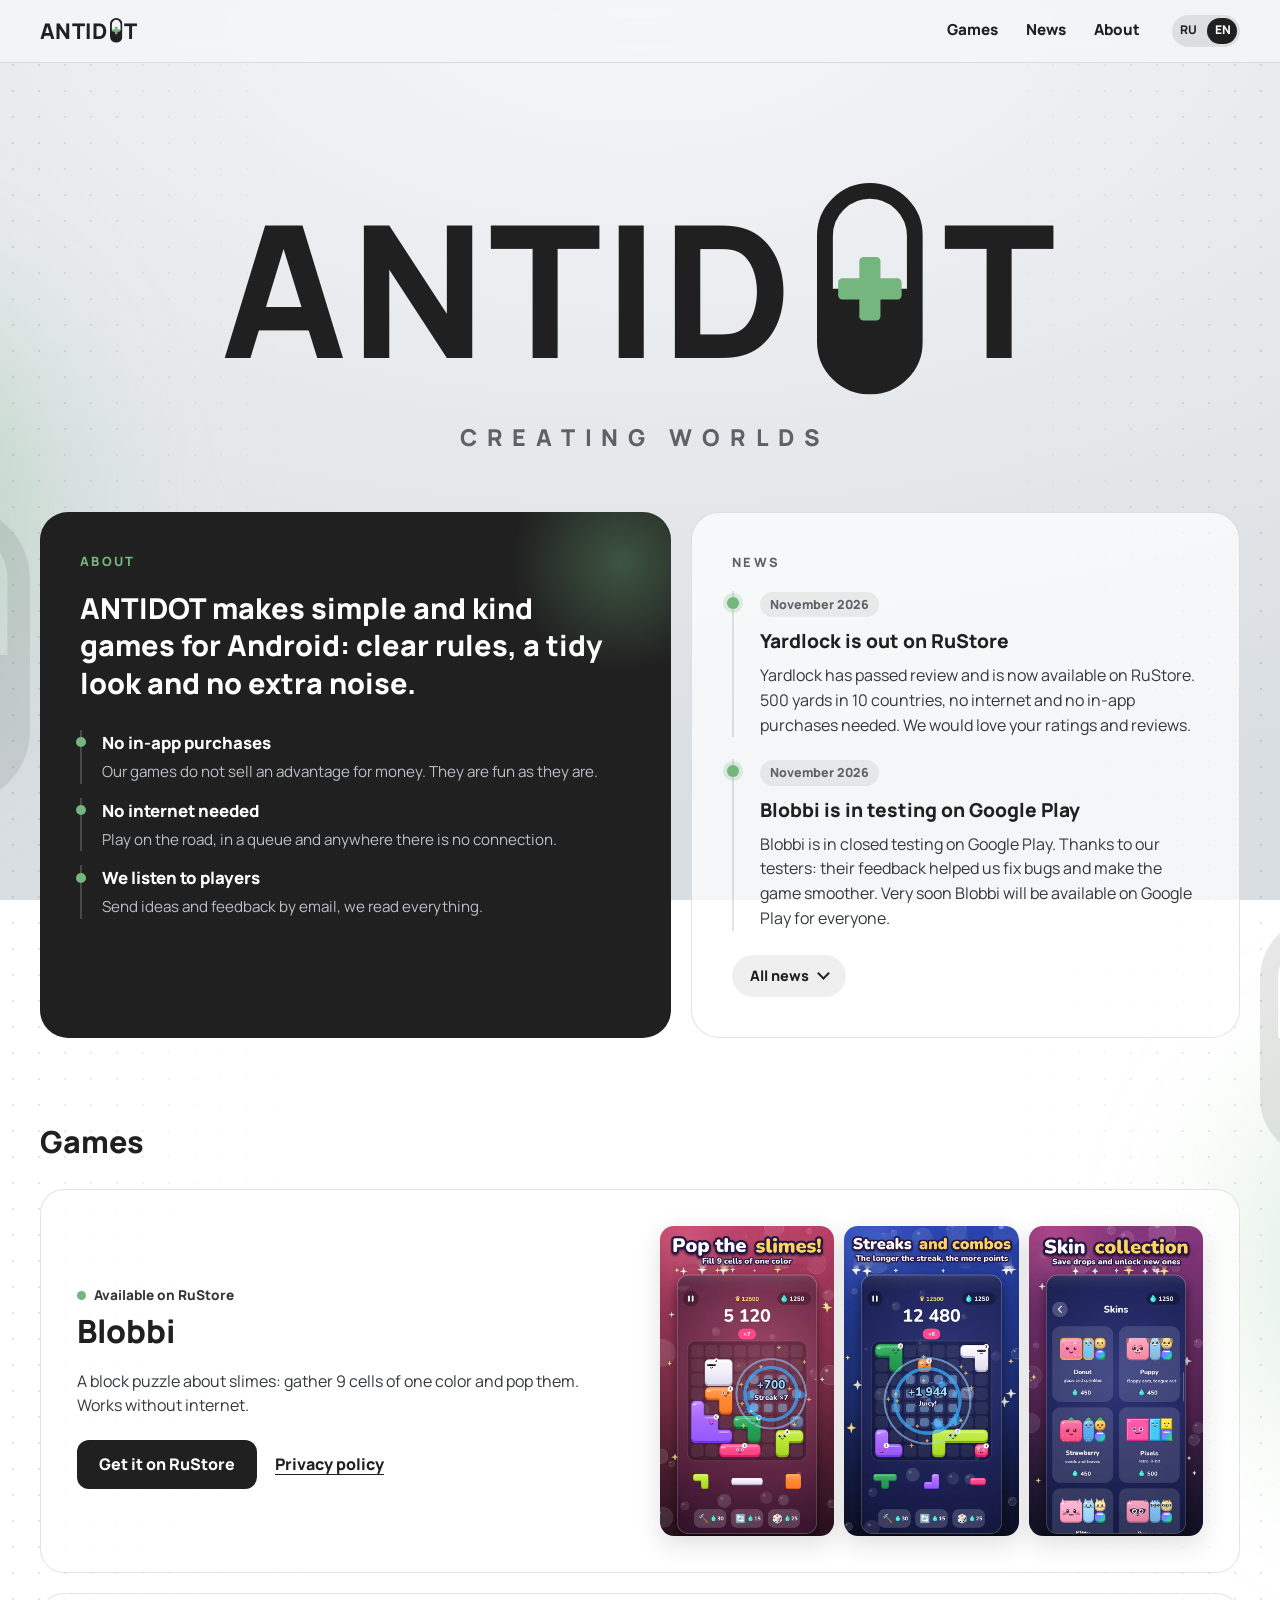
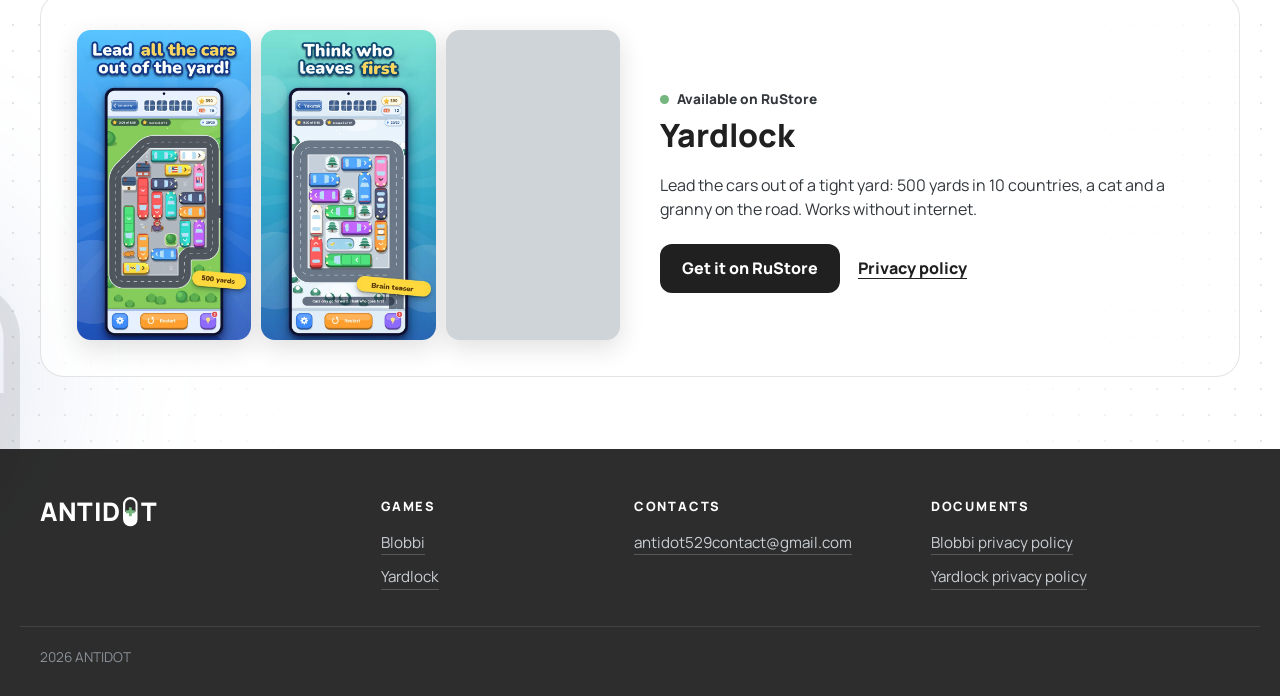
<file: index.html>
<!doctype html>
<html lang="ru">
<head>
<meta charset="utf-8">
<meta name="viewport" content="width=device-width, initial-scale=1">
<title>ANTIDOT: игры для Android</title>
<meta name="description" content="ANTIDOT, небольшая студия простых и добрых игр для Android: Blobbi и Yardlock.">
<meta name="theme-color" content="#F5F6F8">
<link rel="icon" href="data:image/svg+xml,%3Csvg xmlns='http://www.w3.org/2000/svg' viewBox='0 0 20 40'%3E%3Crect x='1.5' y='1.5' width='17' height='37' rx='8.5' fill='none' stroke='%23202020' stroke-width='3'/%3E%3Cpath d='M1.5 20h17v10a8.5 8.5 0 0 1-8.5 8.5h0A8.5 8.5 0 0 1 1.5 30z' fill='%23202020'/%3E%3Crect x='8' y='14' width='4' height='12' rx='.8' fill='%2374B67E'/%3E%3Crect x='4' y='18' width='12' height='4' rx='.8' fill='%2374B67E'/%3E%3C/svg%3E">
<link rel="stylesheet" href="style.css?v=11">
</head>
<body>
<svg width="0" height="0" style="position:absolute" aria-hidden="true">
  <defs>
    <symbol id="cap" viewBox="0 0 20 40">
      <rect x="1.5" y="1.5" width="17" height="37" rx="8.5" fill="none" stroke="currentColor" stroke-width="3"/>
      <path d="M1.5 20h17v10a8.5 8.5 0 0 1-8.5 8.5h0A8.5 8.5 0 0 1 1.5 30z" fill="currentColor"/>
      <rect x="8" y="14" width="4" height="12" rx=".8" fill="#74B67E"/>
      <rect x="4" y="18" width="12" height="4" rx=".8" fill="#74B67E"/>
    </symbol>
  </defs>
</svg>
<div class="bg" aria-hidden="true">
  <div class="glow a"></div><div class="glow b"></div><div class="glow c"></div>
  <svg class="bgcap c1"><use href="#cap"/></svg>
  <svg class="bgcap c2"><use href="#cap"/></svg>
  <svg class="bgcap c3"><use href="#cap"/></svg>
  <svg class="bgcap c4"><use href="#cap"/></svg>
  <svg class="bgcap c5"><use href="#cap"/></svg>
  <svg class="bgcap c6"><use href="#cap"/></svg>
  <svg class="bgcap c7"><use href="#cap"/></svg>
</div>

<header class="nav">
  <div class="wrap nav-in">
    <a class="logo" href="#top" aria-label="ANTIDOT, наверх">ANTID<svg aria-hidden="true"><use href="#cap"/></svg>T</a>
    <nav aria-label="Разделы">
      <a href="#games">Игры</a>
      <a href="#news">Новости</a>
      <a href="#about">О студии</a>
    </nav>
    <button class="lang" type="button" aria-label="Language / Язык" aria-pressed="false" data-lang="ru"><span class="lang-opt">RU</span><span class="lang-opt">EN</span><i class="lang-thumb" aria-hidden="true"></i></button>
  </div>
</header>

<main class="wrap" id="top">
  <div class="hero">
    <div class="logo" role="img" aria-label="ANTIDOT">ANTID<svg aria-hidden="true"><use href="#cap"/></svg>T</div>
    <p class="slogan">CREATING WORLDS</p>
  </div>

  <section class="intro" aria-label="О студии и новости">
    <div id="about" class="about-card">
      <h2>О студии</h2>
      <p class="about-lead">ANTIDOT делает простые и добрые игры для Android: с понятными правилами, аккуратным видом и без лишнего шума.</p>
      <ul class="principles">
        <li><h3>Без доната</h3><p>Игры не продают преимущество за деньги. Играть интересно и так.</p></li>
        <li><h3>Без интернета</h3><p>Играй в дороге, в очереди и там, где нет сети.</p></li>
        <li><h3>Слушаем игроков</h3><p>Идеи и замечания можно прислать на почту, мы читаем всё.</p></li>
      </ul>
    </div>
    <div id="news" class="news-card">
      <h2>Новости</h2>
      <ol class="timeline" id="news-list">
        <li>
          <time datetime="2026-11">Ноябрь 2026</time>
          <h3>Yardlock вышел в RuStore</h3>
          <p>Yardlock прошёл модерацию и уже доступен в RuStore. 500 дворов в 10 странах, без интернета и без доната. Будем рады вашим оценкам и отзывам.</p>
        </li>
        <li>
          <time datetime="2026-11">Ноябрь 2026</time>
          <h3>Blobbi на тестировании в Google Play</h3>
          <p>Blobbi проходит закрытое тестирование в Google Play. Спасибо тестерам: по их отзывам мы исправили ошибки и сделали игру плавнее. Совсем скоро Blobbi выйдет в Google Play для всех.</p>
        </li>
        <li>
          <time datetime="2026-11">Ноябрь 2026</time>
          <h3>Yardlock готовится к выходу</h3>
          <p>500 дворов в 10 странах собраны, политика конфиденциальности опубликована. Идёт подготовка к публикации в магазинах.</p>
        </li>
        <li>
          <time datetime="2026-11">Ноябрь 2026</time>
          <h3>Открылся сайт студии</h3>
          <p>Здесь будут новости об играх, обновлениях и новых проектах.</p>
        </li>
      </ol>
      <button class="news-more" type="button" aria-expanded="false" aria-controls="news-list" hidden><span class="more-open">Все новости</span><span class="more-close">Свернуть</span></button>
    </div>
  </section>

  <section id="games">
    <h2>Игры</h2>
    <div class="games">
      <article class="card">
        <div>
          <p class="tag"><i></i>Доступна в RuStore</p>
          <h3><a class="stretch" href="blobbi/">Blobbi</a></h3>
          <p>Блочная головоломка про слаймов: собери 9 клеток одного цвета и лопай. Играть можно без интернета.</p>
          <div class="links">
            <a class="btn" href="https://www.rustore.ru/catalog/app/com.blobbi.game">Скачать в RuStore</a>
            <a class="text" href="https://antidot529.github.io/blobbi-privacy/">Политика конфиденциальности</a>
          </div>
        </div>
        <div class="shots">
          <img src="img/blobbi-1.webp" alt="Blobbi: игровое поле" width="640" height="1138" loading="lazy" decoding="async">
          <img src="img/blobbi-2.webp" alt="Blobbi: коллекция скинов" width="640" height="1138" loading="lazy" decoding="async">
          <img src="img/blobbi-3.webp" alt="Blobbi: достижения" width="640" height="1138" loading="lazy" decoding="async">
        </div>
      </article>

      <article class="card flip">
        <div>
          <p class="tag"><i></i>Доступна в RuStore</p>
          <h3><a class="stretch" href="yardlock/">Yardlock</a></h3>
          <p>Выведи машины из тесного двора: 500 дворов в 10 странах, кот и бабушка на дороге. Играть можно без интернета.</p>
          <div class="links">
            <a class="btn" href="https://www.rustore.ru/catalog/app/com.dvorjam.game">Скачать в RuStore</a>
            <a class="text" href="https://antidot529.github.io/yardlock-privacy/">Политика конфиденциальности</a>
          </div>
        </div>
        <div class="shots">
          <img src="img/yard-1.webp" alt="Yardlock: двор с машинами" width="640" height="1138" loading="lazy" decoding="async">
          <img src="img/yard-2.webp" alt="Yardlock: карта стран" width="640" height="1138" loading="lazy" decoding="async">
          <img src="img/yard-3.webp" alt="Yardlock: уровень" width="640" height="1138" loading="lazy" decoding="async">
        </div>
      </article>
    </div>
  </section>


</main>

<footer class="site-foot">
  <div class="wrap foot-grid">
    <div class="foot-brand">
      <div class="logo" role="img" aria-label="ANTIDOT">ANTID<svg aria-hidden="true"><use href="#cap"/></svg>T</div>
    </div>
    <nav class="foot-col" aria-label="Игры">
      <h4>Игры</h4>
      <a href="blobbi/">Blobbi</a>
      <a href="yardlock/">Yardlock</a>
    </nav>
    <div class="foot-col">
      <h4>Контакты</h4>
      <a href="mailto:antidot529contact@gmail.com">antidot529contact@gmail.com</a>
    </div>
    <nav class="foot-col" aria-label="Документы">
      <h4>Документы</h4>
      <a href="https://antidot529.github.io/blobbi-privacy/">Политика конфиденциальности Blobbi</a>
      <a href="https://antidot529.github.io/yardlock-privacy/">Политика конфиденциальности Yardlock</a>
    </nav>
  </div>
  <div class="wrap foot-end">2026 ANTIDOT</div>
</footer>
<script>
/* В ленте видны только свежие новости, остальные открываются кнопкой.
   Тёмная карточка «О студии» при этом сохраняет свою высоту. */
(function () {
  var SHOW = 2, DUR = 450;
  var list = document.getElementById('news-list');
  var btn = document.querySelector('.news-more');
  var card = document.querySelector('.news-card');
  var about = document.querySelector('.about-card');
  var intro = document.querySelector('.intro');
  if (!list || !btn || list.children.length <= SHOW) return;
  var extras = [];
  for (var i = SHOW; i < list.children.length; i++) {
    list.children[i].classList.add('extra');
    extras.push(list.children[i]);
  }
  btn.hidden = false;
  var busy = false;
  var still = window.matchMedia('(prefers-reduced-motion: reduce)').matches;

  // плавно меняем высоту карточки новостей от from до to
  function slide(from, to, done) {
    if (still) { done(); return; }
    card.style.overflow = 'hidden';
    card.style.height = from + 'px';
    card.offsetHeight;
    card.style.transition = 'height ' + DUR + 'ms cubic-bezier(.2,.7,.2,1)';
    card.style.height = to + 'px';
    setTimeout(function () {
      card.style.transition = card.style.height = card.style.overflow = '';
      done();
    }, DUR + 30);
  }

  function open() {
    about.style.height = about.offsetHeight + 'px';
    intro.classList.add('expanded');
    var from = card.offsetHeight;
    list.classList.add('open');
    extras.forEach(function (li, k) {
      li.classList.remove('out');
      li.style.animationDelay = (k * 70) + 'ms';
      li.classList.add('in');
    });
    btn.setAttribute('aria-expanded', 'true');
    slide(from, card.offsetHeight, function () { busy = false; });
  }

  function close() {
    var from = card.offsetHeight;
    list.classList.remove('open');
    var to = card.offsetHeight;
    list.classList.add('open');
    extras.forEach(function (li) { li.classList.remove('in'); li.classList.add('out'); });
    btn.setAttribute('aria-expanded', 'false');
    slide(from, to, function () {
      list.classList.remove('open');
      extras.forEach(function (li) { li.classList.remove('out'); });
      intro.classList.remove('expanded');
      about.style.height = '';
      busy = false;
    });
  }

  btn.addEventListener('click', function () {
    if (busy) return;
    busy = true;
    if (list.classList.contains('open')) close(); else open();
  });

  // при смене ширины окна пересчитываем высоту тёмной карточки
  window.addEventListener('resize', function () {
    if (!intro.classList.contains('expanded') || busy) return;
    list.classList.remove('open');
    intro.classList.remove('expanded');
    about.style.height = '';
    var h = about.offsetHeight;
    intro.classList.add('expanded');
    list.classList.add('open');
    about.style.height = h + 'px';
  });
})();
</script>
<script src="i18n.js?v=5"></script>
</body>
</html>
</file>
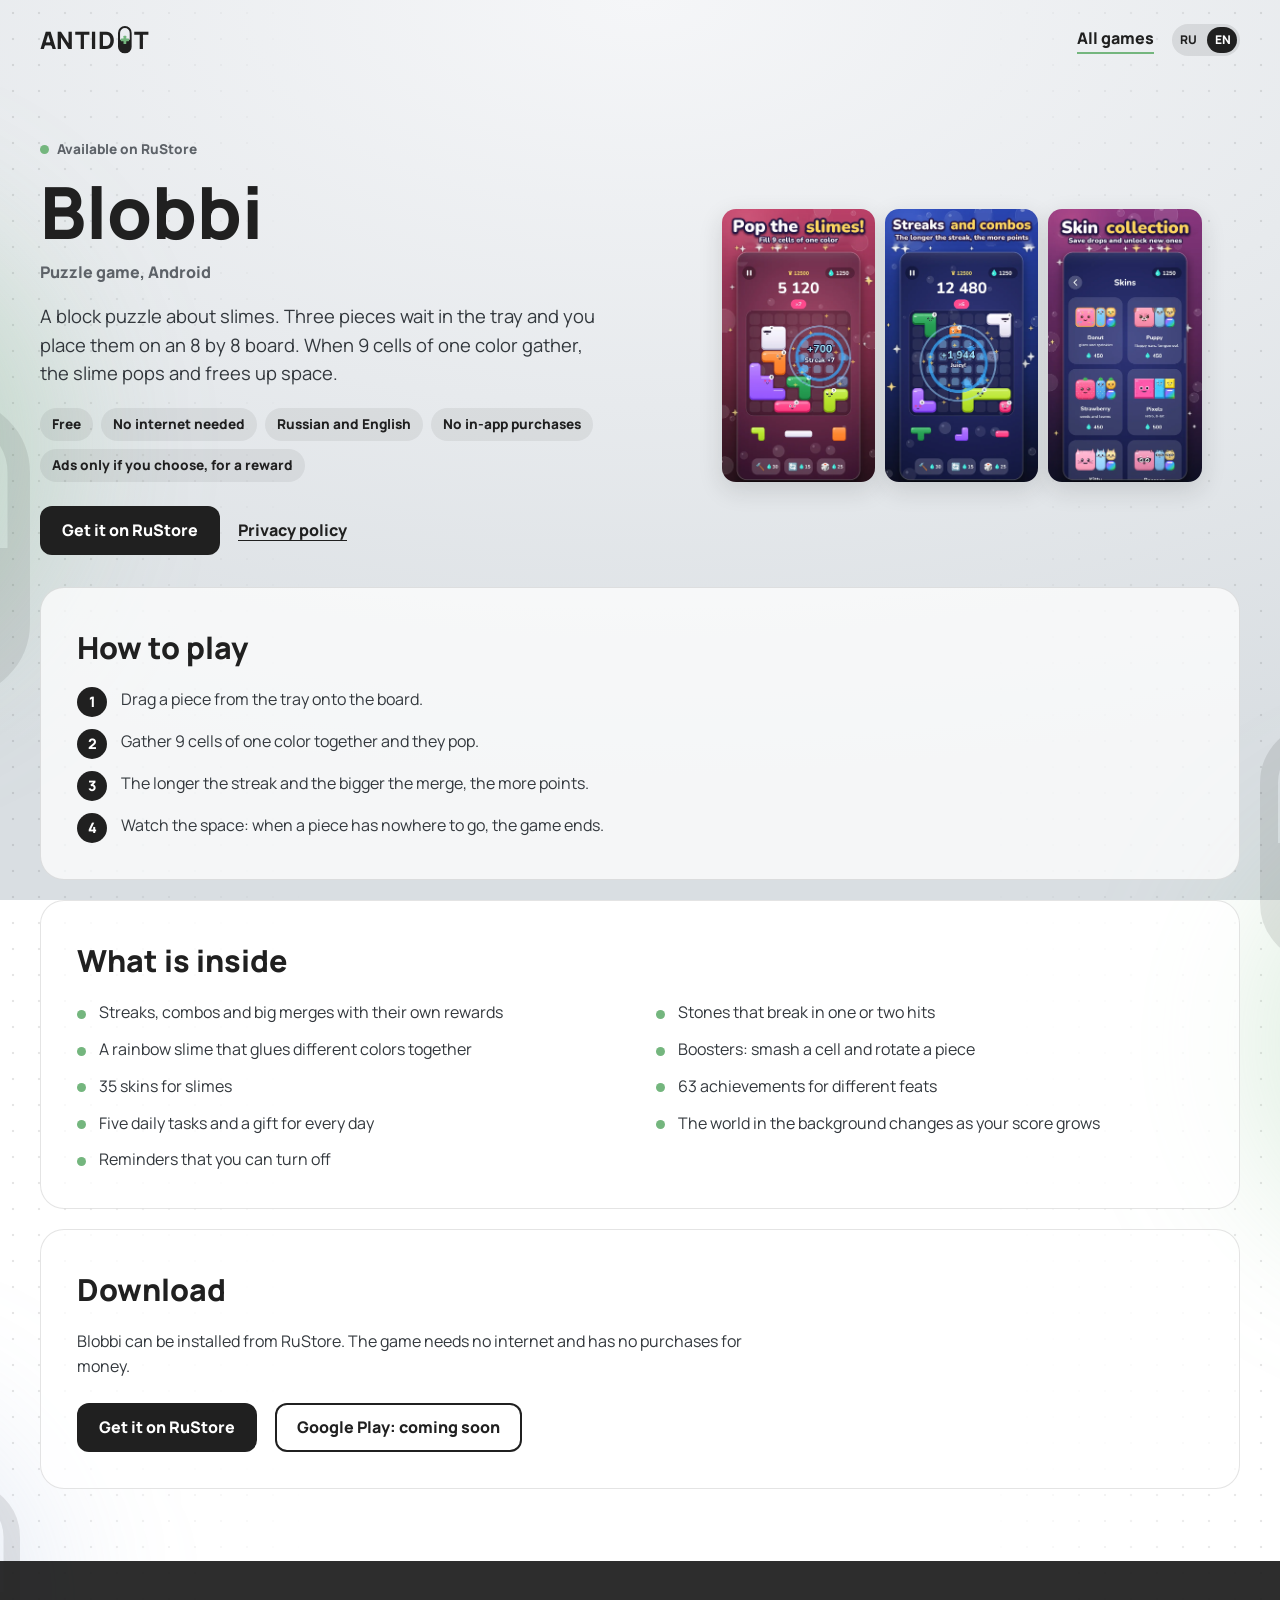
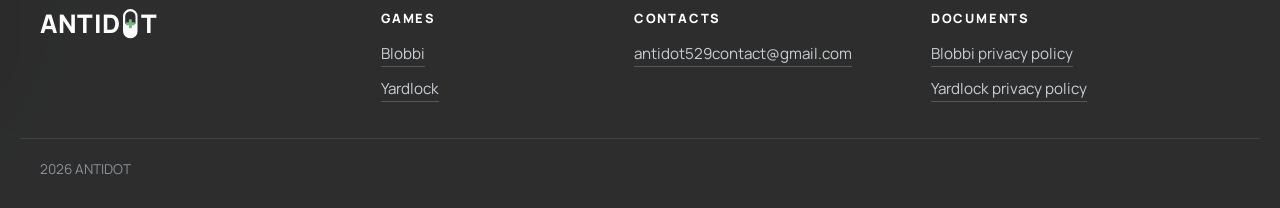
<file: blobbi/index.html>
<!doctype html>
<html lang="ru">
<head>
<meta charset="utf-8">
<meta name="viewport" content="width=device-width, initial-scale=1">
<title>Blobbi: головоломка про слаймов | ANTIDOT</title>
<meta name="description" content="Blobbi, блочная головоломка про слаймов для Android. Собери 9 клеток одного цвета, лопай слаймов, открывай скины и достижения. Без интернета.">
<meta name="theme-color" content="#F5F6F8">
<link rel="icon" href="data:image/svg+xml,%3Csvg xmlns='http://www.w3.org/2000/svg' viewBox='0 0 20 40'%3E%3Crect x='1.5' y='1.5' width='17' height='37' rx='8.5' fill='none' stroke='%23202020' stroke-width='3'/%3E%3Cpath d='M1.5 20h17v10a8.5 8.5 0 0 1-8.5 8.5h0A8.5 8.5 0 0 1 1.5 30z' fill='%23202020'/%3E%3Crect x='8' y='14' width='4' height='12' rx='.8' fill='%2374B67E'/%3E%3Crect x='4' y='18' width='12' height='4' rx='.8' fill='%2374B67E'/%3E%3C/svg%3E">
<link rel="stylesheet" href="../style.css?v=9">
</head>
<body>
<svg width="0" height="0" style="position:absolute" aria-hidden="true">
  <defs>
    <symbol id="cap" viewBox="0 0 20 40">
      <rect x="1.5" y="1.5" width="17" height="37" rx="8.5" fill="none" stroke="currentColor" stroke-width="3"/>
      <path d="M1.5 20h17v10a8.5 8.5 0 0 1-8.5 8.5h0A8.5 8.5 0 0 1 1.5 30z" fill="currentColor"/>
      <rect x="8" y="14" width="4" height="12" rx=".8" fill="#74B67E"/>
      <rect x="4" y="18" width="12" height="4" rx=".8" fill="#74B67E"/>
    </symbol>
  </defs>
</svg>
<div class="bg" aria-hidden="true">
  <div class="glow a"></div><div class="glow b"></div><div class="glow c"></div>
  <svg class="bgcap c1"><use href="#cap"/></svg>
  <svg class="bgcap c2"><use href="#cap"/></svg>
  <svg class="bgcap c3"><use href="#cap"/></svg>
  <svg class="bgcap c4"><use href="#cap"/></svg>
  <svg class="bgcap c5"><use href="#cap"/></svg>
  <svg class="bgcap c6"><use href="#cap"/></svg>
  <svg class="bgcap c7"><use href="#cap"/></svg>
</div>

<div class="wrap">
  <div class="topbar">
    <a class="logo" href="../" aria-label="ANTIDOT, на главную">ANTID<svg aria-hidden="true"><use href="#cap"/></svg>T</a>
    <div class="topbar-r"><a class="back" href="../">Все игры</a><button class="lang" type="button" aria-label="Language / Язык" aria-pressed="false" data-lang="ru"><span class="lang-opt">RU</span><span class="lang-opt">EN</span><i class="lang-thumb" aria-hidden="true"></i></button></div>
  </div>

  <header class="gh">
    <div>
      <p class="tag"><i></i>Доступна в RuStore</p>
      <h1>Blobbi</h1>
      <p class="kind">Головоломка, Android</p>
      <p class="lead2">Блочная головоломка про слаймов. Три фигурки лежат в лотке, ты ставишь их на поле 8 на 8, а когда набирается 9 клеток одного цвета, слайм лопается и освобождает место.</p>
      <ul class="facts">
        <li>Бесплатно</li>
        <li>Без интернета</li>
        <li>Русский и английский</li>
        <li>Без доната</li>
        <li>Реклама только по желанию, за награду</li>
      </ul>
      <div class="cta">
        <a class="btn" href="https://www.rustore.ru/catalog/app/com.blobbi.game">Скачать в RuStore</a>
        <a class="text" href="https://antidot529.github.io/blobbi-privacy/">Политика конфиденциальности</a>
      </div>
    </div>
    <div class="shots">
      <img src="../img/blobbi-1.webp" alt="Blobbi: игровое поле" width="640" height="1138" decoding="async">
      <img src="../img/blobbi-2.webp" alt="Blobbi: коллекция скинов" width="640" height="1138" decoding="async">
      <img src="../img/blobbi-3.webp" alt="Blobbi: достижения" width="640" height="1138" decoding="async">
    </div>
  </header>

  <main>
    <section class="panel">
      <h2>Как играть</h2>
      <ol class="steps">
        <li>Перетащи фигурку из лотка на поле.</li>
        <li>Собери 9 клеток одного цвета рядом, и они лопнут.</li>
        <li>Чем длиннее серия и крупнее слияние, тем больше очков.</li>
        <li>Следи за местом: когда фигурку некуда поставить, партия заканчивается.</li>
      </ol>
    </section>

    <section class="panel">
      <h2>Что внутри</h2>
      <ul class="feats">
        <li>Серии, комбо и крупные слияния с отдельными наградами</li>
        <li>Камни, которые ломаются за один или два хлопка</li>
        <li>Радужный слайм, склеивающий разные цвета</li>
        <li>Бонусы: разбить клетку и повернуть фигурку</li>
        <li>35 скинов для слаймов</li>
        <li>63 достижения за разные подвиги</li>
        <li>Пять ежедневных заданий и подарок за каждый день</li>
        <li>Мир на заднем плане меняется по мере роста счёта</li>
        <li>Напоминания, которые можно отключить</li>
      </ul>
    </section>

    <section class="panel">
      <h2>Скачать</h2>
      <p>Blobbi можно установить из RuStore. Игре не нужен интернет, а все покупки за деньги в ней отсутствуют.</p>
      <div class="cta">
        <a class="btn" href="https://www.rustore.ru/catalog/app/com.blobbi.game">Скачать в RuStore</a>
        <span class="btn ghost" aria-disabled="true">Google Play: скоро</span>
      </div>
    </section>
  </main>
</div>

<footer class="site-foot">
  <div class="wrap foot-grid">
    <div class="foot-brand">
      <div class="logo" role="img" aria-label="ANTIDOT">ANTID<svg aria-hidden="true"><use href="#cap"/></svg>T</div>
    </div>
    <nav class="foot-col" aria-label="Игры">
      <h4>Игры</h4>
      <a href="../blobbi/">Blobbi</a>
      <a href="../yardlock/">Yardlock</a>
    </nav>
    <div class="foot-col">
      <h4>Контакты</h4>
      <a href="mailto:antidot529contact@gmail.com">antidot529contact@gmail.com</a>
    </div>
    <nav class="foot-col" aria-label="Документы">
      <h4>Документы</h4>
      <a href="https://antidot529.github.io/blobbi-privacy/">Политика конфиденциальности Blobbi</a>
      <a href="https://antidot529.github.io/yardlock-privacy/">Политика конфиденциальности Yardlock</a>
    </nav>
  </div>
  <div class="wrap foot-end">2026 ANTIDOT</div>
</footer>
<script src="../i18n.js?v=5"></script>
</body>
</html>
</file>
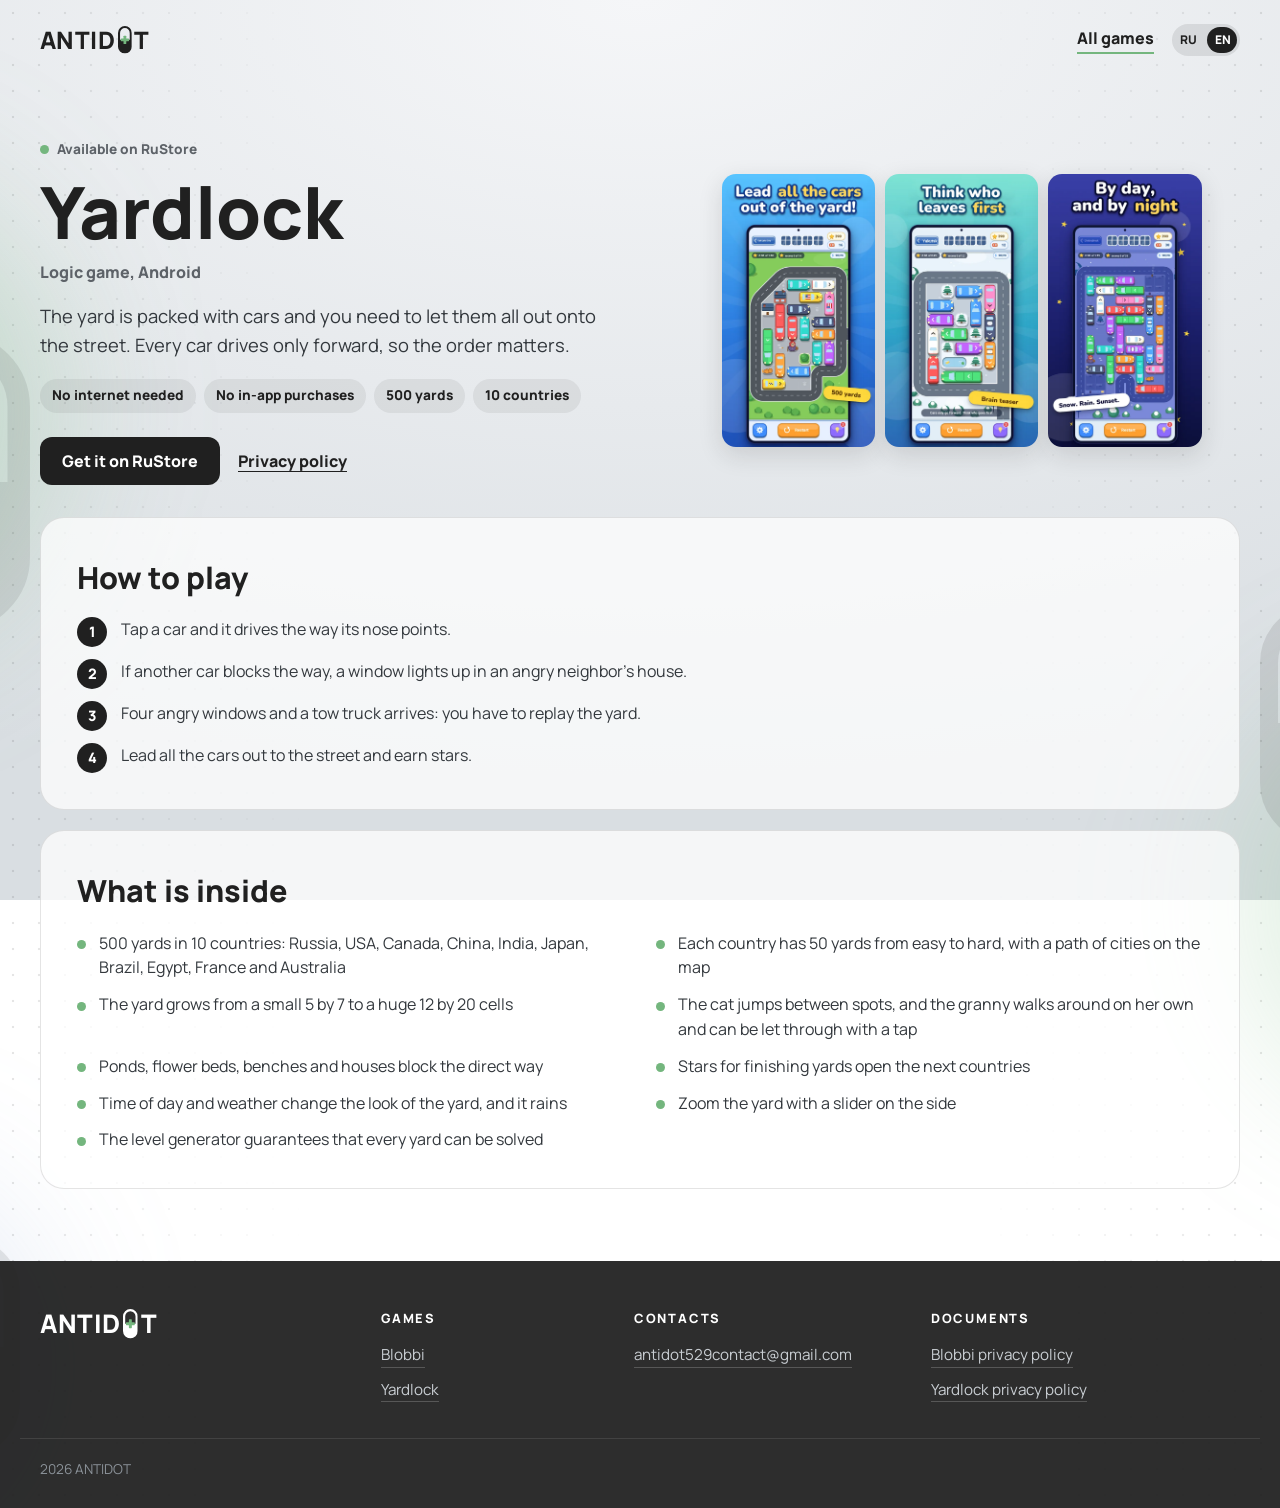
<file: yardlock/index.html>
<!doctype html>
<html lang="ru">
<head>
<meta charset="utf-8">
<meta name="viewport" content="width=device-width, initial-scale=1">
<title>Yardlock: выведи машины из двора | ANTIDOT</title>
<meta name="description" content="Yardlock (Двор в пробке), логическая игра для Android. 500 дворов в 10 странах, кот и бабушка на дороге. Без интернета.">
<meta name="theme-color" content="#F5F6F8">
<link rel="icon" href="data:image/svg+xml,%3Csvg xmlns='http://www.w3.org/2000/svg' viewBox='0 0 20 40'%3E%3Crect x='1.5' y='1.5' width='17' height='37' rx='8.5' fill='none' stroke='%23202020' stroke-width='3'/%3E%3Cpath d='M1.5 20h17v10a8.5 8.5 0 0 1-8.5 8.5h0A8.5 8.5 0 0 1 1.5 30z' fill='%23202020'/%3E%3Crect x='8' y='14' width='4' height='12' rx='.8' fill='%2374B67E'/%3E%3Crect x='4' y='18' width='12' height='4' rx='.8' fill='%2374B67E'/%3E%3C/svg%3E">
<link rel="stylesheet" href="../style.css?v=9">
</head>
<body>
<svg width="0" height="0" style="position:absolute" aria-hidden="true">
  <defs>
    <symbol id="cap" viewBox="0 0 20 40">
      <rect x="1.5" y="1.5" width="17" height="37" rx="8.5" fill="none" stroke="currentColor" stroke-width="3"/>
      <path d="M1.5 20h17v10a8.5 8.5 0 0 1-8.5 8.5h0A8.5 8.5 0 0 1 1.5 30z" fill="currentColor"/>
      <rect x="8" y="14" width="4" height="12" rx=".8" fill="#74B67E"/>
      <rect x="4" y="18" width="12" height="4" rx=".8" fill="#74B67E"/>
    </symbol>
  </defs>
</svg>
<div class="bg" aria-hidden="true">
  <div class="glow a"></div><div class="glow b"></div><div class="glow c"></div>
  <svg class="bgcap c1"><use href="#cap"/></svg>
  <svg class="bgcap c2"><use href="#cap"/></svg>
  <svg class="bgcap c3"><use href="#cap"/></svg>
  <svg class="bgcap c4"><use href="#cap"/></svg>
  <svg class="bgcap c5"><use href="#cap"/></svg>
  <svg class="bgcap c6"><use href="#cap"/></svg>
  <svg class="bgcap c7"><use href="#cap"/></svg>
</div>

<div class="wrap">
  <div class="topbar">
    <a class="logo" href="../" aria-label="ANTIDOT, на главную">ANTID<svg aria-hidden="true"><use href="#cap"/></svg>T</a>
    <div class="topbar-r"><a class="back" href="../">Все игры</a><button class="lang" type="button" aria-label="Language / Язык" aria-pressed="false" data-lang="ru"><span class="lang-opt">RU</span><span class="lang-opt">EN</span><i class="lang-thumb" aria-hidden="true"></i></button></div>
  </div>

  <header class="gh">
    <div>
      <p class="tag"><i></i>Доступна в RuStore</p>
      <h1>Yardlock</h1>
      <p class="kind">Двор в пробке. Логическая игра, Android</p>
      <p class="lead2">Двор забит машинами, и надо выпустить их все на улицу. Каждая машина едет только вперёд, поэтому важно выбрать правильный порядок.</p>
      <ul class="facts">
        <li>Без интернета</li>
        <li>Без доната</li>
        <li>500 дворов</li>
        <li>10 стран</li>
      </ul>
      <div class="cta">
        <a class="btn" href="https://www.rustore.ru/catalog/app/com.dvorjam.game">Скачать в RuStore</a>
        <a class="text" href="https://antidot529.github.io/yardlock-privacy/">Политика конфиденциальности</a>
      </div>
    </div>
    <div class="shots">
      <img src="../img/yard-1.webp" alt="Yardlock: двор с машинами" width="640" height="1138" decoding="async">
      <img src="../img/yard-2.webp" alt="Yardlock: карта стран" width="640" height="1138" decoding="async">
      <img src="../img/yard-3.webp" alt="Yardlock: уровень" width="640" height="1138" decoding="async">
    </div>
  </header>

  <main>
    <section class="panel">
      <h2>Как играть</h2>
      <ol class="steps">
        <li>Нажми на машину, и она поедет в ту сторону, куда смотрит нос.</li>
        <li>Если дорогу перекрыла другая машина, в доме загорится окно сердитого соседа.</li>
        <li>Четыре сердитых окна, и приедет эвакуатор: двор придётся пройти заново.</li>
        <li>Выведи все машины на улицу и получи звёзды.</li>
      </ol>
    </section>

    <section class="panel">
      <h2>Что внутри</h2>
      <ul class="feats">
        <li>500 дворов в 10 странах: Россия, США, Канада, Китай, Индия, Япония, Бразилия, Египет, Франция и Австралия</li>
        <li>В каждой стране 50 дворов от простых к сложным, на карте путь из городов</li>
        <li>Двор растёт от маленького 5 на 7 до огромного 12 на 20 клеток</li>
        <li>Кот перепрыгивает между местами, а бабушка гуляет по двору сама, и её можно пропустить нажатием</li>
        <li>Пруды, клумбы, скамейки и дома не дают проехать напрямик</li>
        <li>Звёзды за прохождение открывают следующие страны</li>
        <li>Время суток и погода меняют вид двора, идёт дождь</li>
        <li>Приближение двора ползунком сбоку</li>
        <li>Генератор уровней гарантирует, что каждый двор можно пройти</li>
      </ul>
    </section>
  </main>
</div>

<footer class="site-foot">
  <div class="wrap foot-grid">
    <div class="foot-brand">
      <div class="logo" role="img" aria-label="ANTIDOT">ANTID<svg aria-hidden="true"><use href="#cap"/></svg>T</div>
    </div>
    <nav class="foot-col" aria-label="Игры">
      <h4>Игры</h4>
      <a href="../blobbi/">Blobbi</a>
      <a href="../yardlock/">Yardlock</a>
    </nav>
    <div class="foot-col">
      <h4>Контакты</h4>
      <a href="mailto:antidot529contact@gmail.com">antidot529contact@gmail.com</a>
    </div>
    <nav class="foot-col" aria-label="Документы">
      <h4>Документы</h4>
      <a href="https://antidot529.github.io/blobbi-privacy/">Политика конфиденциальности Blobbi</a>
      <a href="https://antidot529.github.io/yardlock-privacy/">Политика конфиденциальности Yardlock</a>
    </nav>
  </div>
  <div class="wrap foot-end">2026 ANTIDOT</div>
</footer>
<script src="../i18n.js?v=5"></script>
</body>
</html>
</file>
<file: style.css>
@font-face{font-family:Manrope;font-weight:400;font-display:swap;src:url(fonts/manrope-latin-400-normal.woff2) format("woff2");unicode-range:U+0000-00FF,U+2000-206F}
@font-face{font-family:Manrope;font-weight:400;font-display:swap;src:url(fonts/manrope-cyrillic-400-normal.woff2) format("woff2");unicode-range:U+0301,U+0400-045F,U+0490-0491}
@font-face{font-family:Manrope;font-weight:800;font-display:swap;src:url(fonts/manrope-latin-800-normal.woff2) format("woff2");unicode-range:U+0000-00FF,U+2000-206F}
@font-face{font-family:Manrope;font-weight:800;font-display:swap;src:url(fonts/manrope-cyrillic-800-normal.woff2) format("woff2");unicode-range:U+0301,U+0400-045F,U+0490-0491}

:root{--ink:#202020;--green:#74B67E;--muted:#5d6268;--line:rgba(32,32,32,.12);--text:#33383d}
*{box-sizing:border-box}
html{scroll-behavior:smooth}
body{position:relative;overflow-x:clip;margin:0;font-family:Manrope,system-ui,Segoe UI,Roboto,sans-serif;color:var(--ink);line-height:1.55;
     background:radial-gradient(120% 90% at 50% 0%,#F5F6F8 0%,#D9DEE2 100%) fixed;min-height:100vh}
.wrap{max-width:1240px;margin:0 auto;padding:0 20px}
a:focus-visible,.btn:focus-visible{outline:3px solid var(--green);outline-offset:3px}

/* логотип: «О» это капсула с залитой нижней половиной и зелёным плюсом */
.logo{display:inline-flex;align-items:center;font-weight:800;letter-spacing:.02em;line-height:1;color:var(--ink);text-decoration:none}
.logo svg{height:1.15em;width:.575em;margin:0 .11em;overflow:visible}

/* главная */
.hero{padding:clamp(56px,12vw,120px) 0 clamp(40px,8vw,72px);text-align:center}
.hero .logo{font-size:clamp(3rem,14.5vw,11.5rem)}
.slogan{margin:26px 0 0;font-size:clamp(.75rem,2.6vw,1.45rem);font-weight:800;letter-spacing:.42em;text-indent:.42em;color:var(--muted)}
.lead{max-width:520px;margin:28px auto 0;font-size:1.1rem;color:var(--text)}
h2{font-size:clamp(1.4rem,4vw,1.9rem);margin:0 0 24px;font-weight:800}
.games{display:grid;gap:20px}

.card{display:grid;gap:24px;grid-template-columns:1fr;background:rgba(255,255,255,.72);border:1px solid var(--line);
      border-radius:24px;padding:clamp(20px,4vw,36px);color:inherit;text-decoration:none;
      transition:transform .2s,box-shadow .2s,background .2s}
.card:hover{transform:translateY(-3px);box-shadow:0 16px 40px rgba(32,32,32,.12);background:rgba(255,255,255,.9)}
.card h3{margin:0;font-size:clamp(1.5rem,4vw,2rem);font-weight:800}
.card p{margin:12px 0 0;color:var(--text)}
.card{position:relative}
.card h3 a.stretch{color:inherit;text-decoration:none}
.card h3 a.stretch::after{content:"";position:absolute;inset:0;border-radius:24px}
.card h3 a.stretch:focus-visible{outline:none}
.card:has(a.stretch:focus-visible){outline:3px solid var(--green);outline-offset:3px}
.card .links{position:relative;z-index:1}
.card .links .btn.ghost{cursor:default}

.tag{display:inline-flex;align-items:center;gap:8px;margin:0 0 14px;font-size:.85rem;font-weight:800;color:var(--muted)}
.tag i{width:9px;height:9px;border-radius:50%;background:var(--green)}
.tag i.soon{background:#d8a237}

.shots{display:grid;grid-template-columns:repeat(3,1fr);gap:10px;align-items:start}
.shots img{width:100%;height:auto;aspect-ratio:640/1138;border-radius:14px;display:block;background:#cfd4d8;
           box-shadow:0 8px 24px rgba(32,32,32,.14)}

.btn{display:inline-block;padding:12px 22px;border-radius:12px;background:var(--ink);color:#fff;text-decoration:none;font-weight:800}
a.btn:hover{background:#000}
.btn.ghost{background:transparent;color:var(--ink);box-shadow:inset 0 0 0 2px var(--ink)}
.links{display:flex;flex-wrap:wrap;gap:12px 18px;align-items:center;margin-top:22px}
.links a.text,.cta a.text{color:var(--ink);font-weight:800;text-underline-offset:4px}

@media(min-width:820px){
  .card{grid-template-columns:1fr 1fr;align-items:center;gap:40px}
  .card.flip .shots{order:-1}
}

/* страница игры */
.topbar{display:flex;justify-content:space-between;align-items:center;padding:24px 0}
.topbar .logo{font-size:1.5rem}
.back{color:var(--ink);font-weight:800;text-decoration:none;border-bottom:2px solid var(--green);padding-bottom:2px}
.back:hover{border-color:var(--ink)}
.gh{padding:clamp(20px,5vw,56px) 0 32px;display:grid;gap:32px;grid-template-columns:1fr}
.gh h1{margin:0;font-size:clamp(2.4rem,9vw,4.5rem);line-height:1.05;font-weight:800}
.gh .kind{margin:10px 0 0;font-weight:800;color:var(--muted)}
.gh .lead2{margin:18px 0 0;font-size:1.15rem;color:var(--text);max-width:560px}
.facts{list-style:none;margin:20px 0 0;padding:0;display:flex;flex-wrap:wrap;gap:8px}
.facts li{padding:6px 12px;border-radius:999px;background:rgba(32,32,32,.07);font-size:.85rem;font-weight:800}
.gh .shots{max-width:480px}
@media(min-width:820px){
  .gh{grid-template-columns:1.1fr .9fr;align-items:center;gap:48px}
}

.panel{background:rgba(255,255,255,.72);border:1px solid var(--line);border-radius:24px;padding:clamp(20px,4vw,36px);margin-bottom:20px}
.panel h2{margin-bottom:16px}
.panel p{color:var(--text);margin:0 0 12px;max-width:68ch}
.steps{margin:0;padding:0;list-style:none;counter-reset:s;display:grid;gap:12px}
.steps li{counter-increment:s;display:flex;gap:14px;align-items:flex-start;color:var(--text)}
.steps li::before{content:counter(s);flex:none;width:30px;height:30px;border-radius:50%;background:var(--ink);color:#fff;
                  display:grid;place-items:center;font-weight:800;font-size:.9rem}
.feats{margin:0;padding:0;list-style:none;display:grid;gap:10px;grid-template-columns:1fr}
.feats li{position:relative;padding-left:22px;color:var(--text)}
.feats li::before{content:"";position:absolute;left:0;top:.6em;width:9px;height:9px;border-radius:50%;background:var(--green)}
@media(min-width:720px){.feats{grid-template-columns:1fr 1fr;gap:12px 32px}}
.cta{display:flex;flex-wrap:wrap;gap:12px 18px;align-items:center;margin:24px 0 0}

/* верхняя панель */
.nav{position:sticky;top:0;z-index:10;background:rgba(245,246,248,.82);backdrop-filter:blur(10px);-webkit-backdrop-filter:blur(10px);border-bottom:1px solid var(--line)}
.nav-in{display:flex;justify-content:space-between;align-items:center;padding-top:14px;padding-bottom:14px}
.nav .logo{font-size:1.35rem}
.nav nav{display:flex;gap:clamp(14px,3vw,28px)}
.nav nav a{color:var(--ink);font-weight:800;text-decoration:none;font-size:.95rem;padding:4px 0;border-bottom:2px solid transparent}
.nav nav a:hover{border-color:var(--green)}
.nav a:focus-visible{outline:3px solid var(--green);outline-offset:3px}
section,[id]{scroll-margin-top:72px}
.hero{padding-bottom:clamp(32px,6vw,56px)}

/* о студии и новости */
.intro{display:grid;gap:20px;grid-template-columns:1fr;margin-bottom:clamp(48px,8vw,80px)}
.about-card{background:var(--ink);color:#fff;border-radius:28px;padding:clamp(24px,4vw,40px);position:relative;overflow:hidden}
.about-card::after{content:"";position:absolute;right:-60px;top:-60px;width:220px;height:220px;border-radius:50%;
  background:radial-gradient(circle,rgba(116,182,126,.35),rgba(116,182,126,0) 70%);pointer-events:none}
.about-card h2,.news-card h2{font-size:.8rem;letter-spacing:.18em;text-transform:uppercase;margin:0 0 18px;font-weight:800}
.about-card h2{color:var(--green)}
.news-card h2{color:var(--muted)}
.about-lead{margin:0 0 28px;font-size:clamp(1.3rem,3.2vw,1.8rem);font-weight:800;line-height:1.3;max-width:30ch}
.principles{list-style:none;margin:0;padding:0;display:grid;gap:14px}
.principles li{padding-left:20px;position:relative;border-left:2px solid rgba(255,255,255,.18)}
.principles li::before{content:"";position:absolute;left:-6px;top:.45em;width:10px;height:10px;border-radius:50%;background:var(--green)}
.principles h3{margin:0;font-size:1.05rem;font-weight:800}
.principles p{margin:4px 0 0;color:#b9c0c6;font-size:.95rem}
.news-card{background:rgba(255,255,255,.72);border:1px solid var(--line);border-radius:28px;padding:clamp(24px,4vw,40px)}
.timeline{list-style:none;margin:0;padding:0;display:grid;gap:22px}
.timeline li{position:relative;padding-left:26px;border-left:2px solid var(--line)}
.timeline li::before{content:"";position:absolute;left:-7px;top:.35em;width:12px;height:12px;border-radius:50%;background:var(--green);box-shadow:0 0 0 4px rgba(116,182,126,.22)}
.timeline time{display:inline-block;padding:3px 10px;border-radius:999px;background:rgba(32,32,32,.07);font-size:.78rem;font-weight:800;color:var(--muted)}
.timeline h3{margin:10px 0 0;font-size:1.2rem;font-weight:800}
.timeline p{margin:6px 0 0;color:var(--text)}
.timeline:not(.open) li.extra{display:none}
.intro.expanded{align-items:start}
@keyframes news-in{from{opacity:0;transform:translateY(12px)}to{opacity:1;transform:none}}
.timeline li.extra.in{animation:news-in .45s cubic-bezier(.2,.7,.2,1) both}
.timeline li.extra.out{opacity:0;transform:translateY(8px);transition:opacity .25s,transform .25s}
.news-more{margin-top:24px;padding:10px 18px;border:0;border-radius:999px;background:rgba(32,32,32,.07);color:var(--ink);font:inherit;font-size:.9rem;font-weight:800;cursor:pointer}
.news-more:hover{background:rgba(116,182,126,.22)}
.news-more:focus-visible{outline:3px solid var(--green);outline-offset:3px}
.news-more::after{content:"";display:inline-block;width:7px;height:7px;margin-left:10px;border:solid currentColor;border-width:0 2px 2px 0;transform:translateY(-3px) rotate(45deg);transition:transform .2s}
.news-more[aria-expanded="true"]::after{transform:translateY(1px) rotate(-135deg)}
.news-more[aria-expanded="true"] .more-open,.news-more[aria-expanded="false"] .more-close{display:none}
@media(min-width:900px){.intro{grid-template-columns:1.15fr 1fr}}
.site-foot{margin-top:72px;background:rgba(32,32,32,.94);color:#c9ced3;font-size:.95rem}
.foot-grid{display:grid;gap:32px;grid-template-columns:1fr;padding-top:48px;padding-bottom:36px}
.foot-brand .logo{font-size:1.6rem;color:#fff}
.foot-brand p{margin:12px 0 0;max-width:300px;color:#9aa1a8}
.foot-col{display:flex;flex-direction:column;gap:10px;align-items:flex-start}
.foot-col a{display:block}
.foot-col h4{margin:0 0 4px;font-size:.8rem;font-weight:800;letter-spacing:.14em;text-transform:uppercase;color:#fff}
.site-foot a{color:#c9ced3;text-decoration:none;border-bottom:1px solid rgba(255,255,255,.2)}
.site-foot a:hover{color:#fff;border-color:var(--green)}
.site-foot a:focus-visible{outline:3px solid var(--green);outline-offset:3px}
.foot-end{padding-top:20px;padding-bottom:28px;border-top:1px solid rgba(255,255,255,.1);color:#8a9198;font-size:.85rem}
@media(min-width:820px){.foot-grid{grid-template-columns:1.4fr 1fr 1.2fr 1.4fr}}

/* фон: капсулы, сетка из точек и свечение */
.bg{position:absolute;inset:0;z-index:-1;pointer-events:none;overflow:hidden}
.bg::before{content:"";position:absolute;inset:0;
  background-image:radial-gradient(rgba(32,32,32,.22) 1.2px,transparent 1.6px);background-size:26px 26px;
  -webkit-mask-image:linear-gradient(90deg,#000 0,rgba(0,0,0,.0) 24%,rgba(0,0,0,0) 76%,#000 100%);
          mask-image:linear-gradient(90deg,#000 0,rgba(0,0,0,0) 24%,rgba(0,0,0,0) 76%,#000 100%);opacity:.55}
.bgcap{position:absolute;color:var(--ink);display:none;animation:bobA 11s ease-in-out infinite alternate}
.bgcap.c1{width:330px;height:660px;left:calc(50% - 1010px);top:3%;--r:-14deg;opacity:.07}
.bgcap.c2{width:150px;height:300px;left:calc(50% - 760px);top:22%;--r:10deg;opacity:.09;animation-duration:9s;animation-name:bobB}
.bgcap.c3{width:260px;height:520px;right:calc(50% - 1000px);top:14%;--r:12deg;opacity:.07;animation-duration:13s}
.bgcap.c4{width:120px;height:240px;right:calc(50% - 740px);top:40%;--r:-18deg;opacity:.1;animation-duration:8s;animation-name:bobB}
.bgcap.c5{width:300px;height:600px;left:calc(50% - 1000px);top:50%;--r:16deg;opacity:.07;animation-duration:12s}
.bgcap.c6{width:210px;height:420px;right:calc(50% - 960px);top:68%;--r:-10deg;opacity:.08;animation-duration:10s;animation-name:bobB}
.bgcap.c7{width:110px;height:220px;left:calc(50% - 730px);top:82%;--r:22deg;opacity:.1;animation-duration:9s}
@keyframes bobA{from{transform:translateY(-14px) rotate(var(--r))}to{transform:translateY(14px) rotate(calc(var(--r) + 4deg))}}
@keyframes bobB{from{transform:translateY(12px) rotate(var(--r))}to{transform:translateY(-12px) rotate(calc(var(--r) - 5deg))}}
.glow{position:absolute;border-radius:50%;filter:blur(80px);display:none}
.glow.a{width:460px;height:460px;left:calc(50% - 1050px);top:12%;background:rgba(116,182,126,.30)}
.glow.b{width:420px;height:420px;right:calc(50% - 1020px);top:46%;background:rgba(116,182,126,.24)}
.glow.c{width:380px;height:380px;left:calc(50% - 980px);top:78%;background:rgba(120,150,200,.20)}
@media(min-width:1180px){.bgcap,.glow{display:block}}
@media(prefers-reduced-motion:reduce){.bgcap{animation:none;transform:rotate(var(--r))}}

/* переключатель языка */
.lang{position:relative;display:inline-grid;grid-template-columns:1fr 1fr;align-items:center;width:68px;height:32px;padding:0;border:0;border-radius:999px;
  background:rgba(32,32,32,.1);cursor:pointer;font:inherit;flex:none}
.lang-opt{position:relative;z-index:1;text-align:center;font-size:.75rem;font-weight:800;letter-spacing:.04em;color:var(--ink);transition:color .2s}
.lang-thumb{position:absolute;top:3px;left:3px;width:30px;height:26px;border-radius:999px;background:var(--ink);transition:transform .25s ease}
.lang[data-lang="ru"] .lang-opt:first-child,.lang[data-lang="en"] .lang-opt:nth-child(2){color:#fff}
.lang[data-lang="en"] .lang-thumb{transform:translateX(32px)}
.lang:focus-visible{outline:3px solid var(--green);outline-offset:3px}
.nav-in{gap:16px}
.nav nav{margin-left:auto;margin-right:16px}
.topbar-r{display:flex;align-items:center;gap:18px}
@media(max-width:520px){.nav .logo{display:none}.nav nav{margin-left:0}.nav-in{justify-content:space-between}}
@media(prefers-reduced-motion:reduce){.lang-thumb,.lang-opt{transition:none}}
</file>
